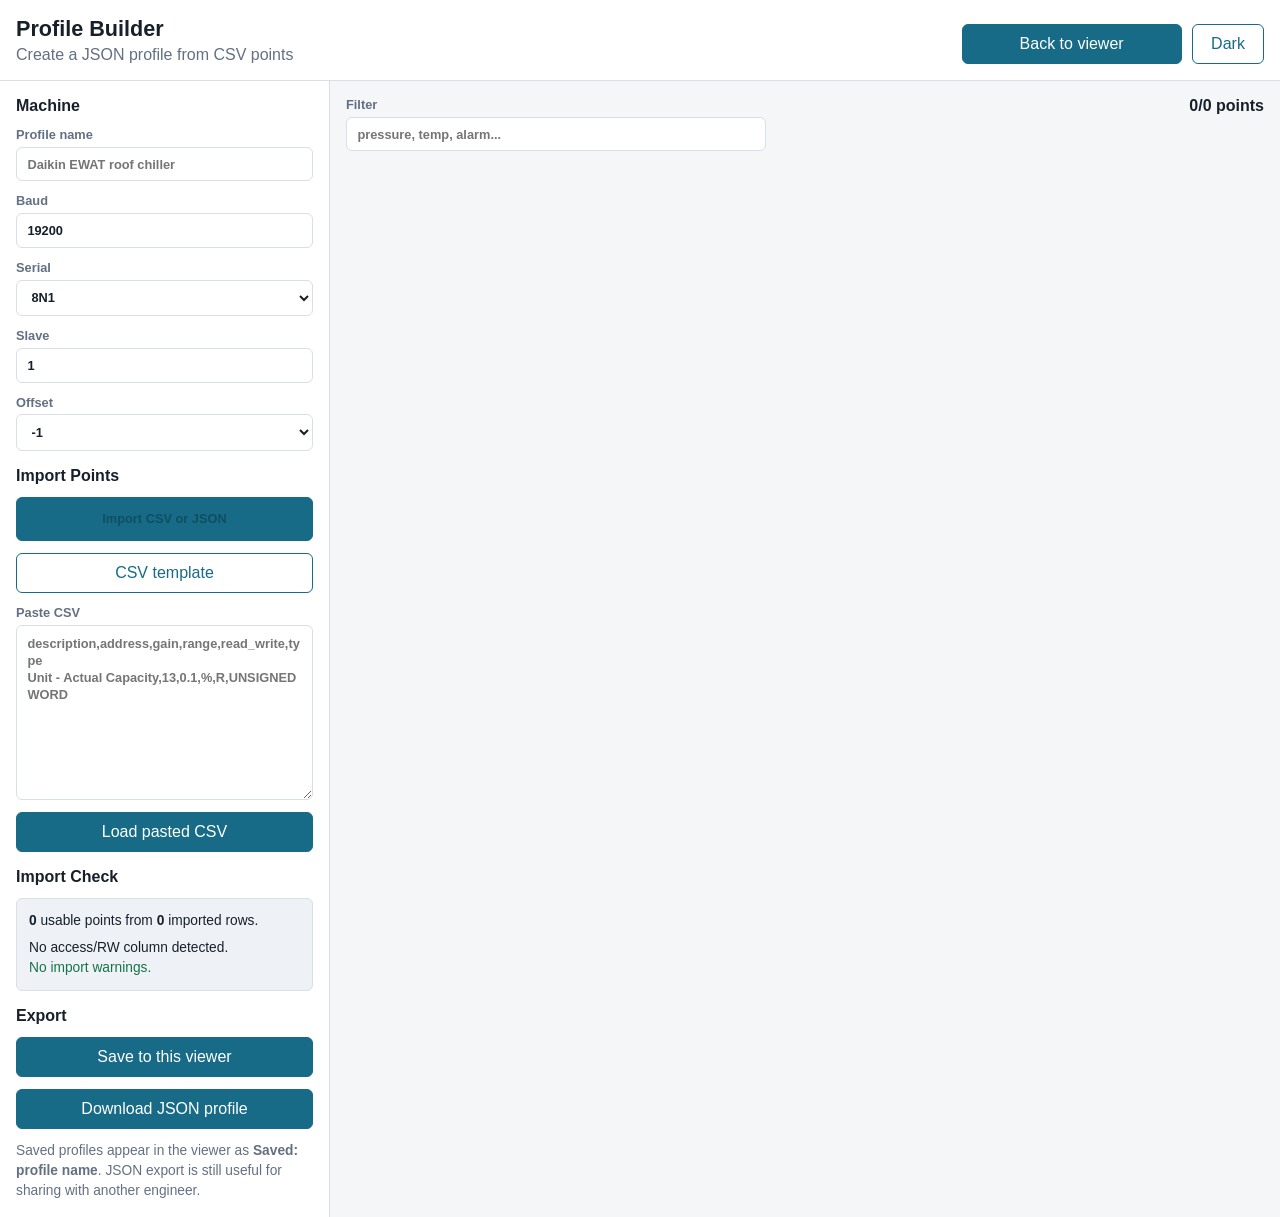
<file: profile-builder.html>
<!doctype html>
<html lang="en">
  <head>
    <meta charset="utf-8" />
    <meta name="viewport" content="width=device-width, initial-scale=1" />
    <title>Profile Builder</title>
    <link rel="stylesheet" href="styles.css?v=20260617-w3000-serial" />
  </head>
  <body>
    <main class="builder-shell">
      <section class="toolbar" aria-label="Profile builder heading">
        <div class="brand">
          <h1>Profile Builder</h1>
          <p id="builderSummary">Create a JSON profile from CSV points</p>
        </div>
        <div class="controls builder-controls">
          <a class="button-link" href="index.html">Back to viewer</a>
          <button id="themeToggle" type="button" class="secondary theme-button">Dark</button>
        </div>
      </section>

      <section class="builder-layout">
        <aside class="side-panel" aria-label="Profile inputs">
          <div class="panel-block">
            <h2>Machine</h2>
            <label>Profile name <input id="profileNameInput" placeholder="Daikin EWAT roof chiller" /></label>
            <label>Baud <input id="baudRate" type="number" min="1200" step="1200" value="19200" /></label>
            <label>Serial
              <select id="serialFormat">
                <option value="8N1">8N1</option>
                <option value="8N2">8N2</option>
                <option value="8E1">8E1</option>
                <option value="8O1">8O1</option>
              </select>
            </label>
            <label>Slave <input id="slaveId" type="number" min="1" max="247" value="1" /></label>
            <label>Offset
              <select id="addressOffset">
                <option value="-1">-1</option>
                <option value="0">0</option>
              </select>
            </label>
          </div>

          <div class="panel-block">
            <h2>Import Points</h2>
            <label class="file-button">
              Import CSV or JSON
              <input id="profileFileInput" type="file" accept=".csv,.json,application/json,text/csv" />
            </label>
            <button id="downloadTemplateBtn" type="button" class="secondary">CSV template</button>
            <label>Paste CSV
              <textarea id="pasteCsvInput" rows="9" placeholder="description,address,gain,range,read_write,type&#10;Unit - Actual Capacity,13,0.1,%,R,UNSIGNED WORD"></textarea>
            </label>
            <button id="loadPastedCsvBtn" type="button">Load pasted CSV</button>
          </div>

          <div class="panel-block">
            <h2>Import Check</h2>
            <div id="importReport" class="import-report">No import yet.</div>
          </div>

          <div class="panel-block">
            <h2>Export</h2>
            <button id="saveLocalProfileBtn" type="button">Save to this viewer</button>
            <button id="exportProfileBtn" type="button">Download JSON profile</button>
            <p class="hint">Saved profiles appear in the viewer as <strong>Saved: profile name</strong>. JSON export is still useful for sharing with another engineer.</p>
          </div>
        </aside>

        <section class="values-panel" aria-label="Profile preview">
          <div class="table-tools">
            <label>
              Filter
              <input id="previewFilterInput" placeholder="pressure, temp, alarm..." />
            </label>
            <strong id="previewCount">0 points</strong>
          </div>
          <div id="previewGroups" class="groups"></div>
        </section>
      </section>
    </main>

    <template id="groupTemplate">
      <section class="value-group">
        <h2></h2>
        <div class="value-grid"></div>
      </section>
    </template>

    <template id="valueTemplate">
      <article class="value-card">
        <div>
          <h3></h3>
          <p class="meta"></p>
        </div>
      </article>
    </template>

    <script src="profile-builder.js?v=20260617-w3000-serial"></script>
  </body>
</html>
</file>
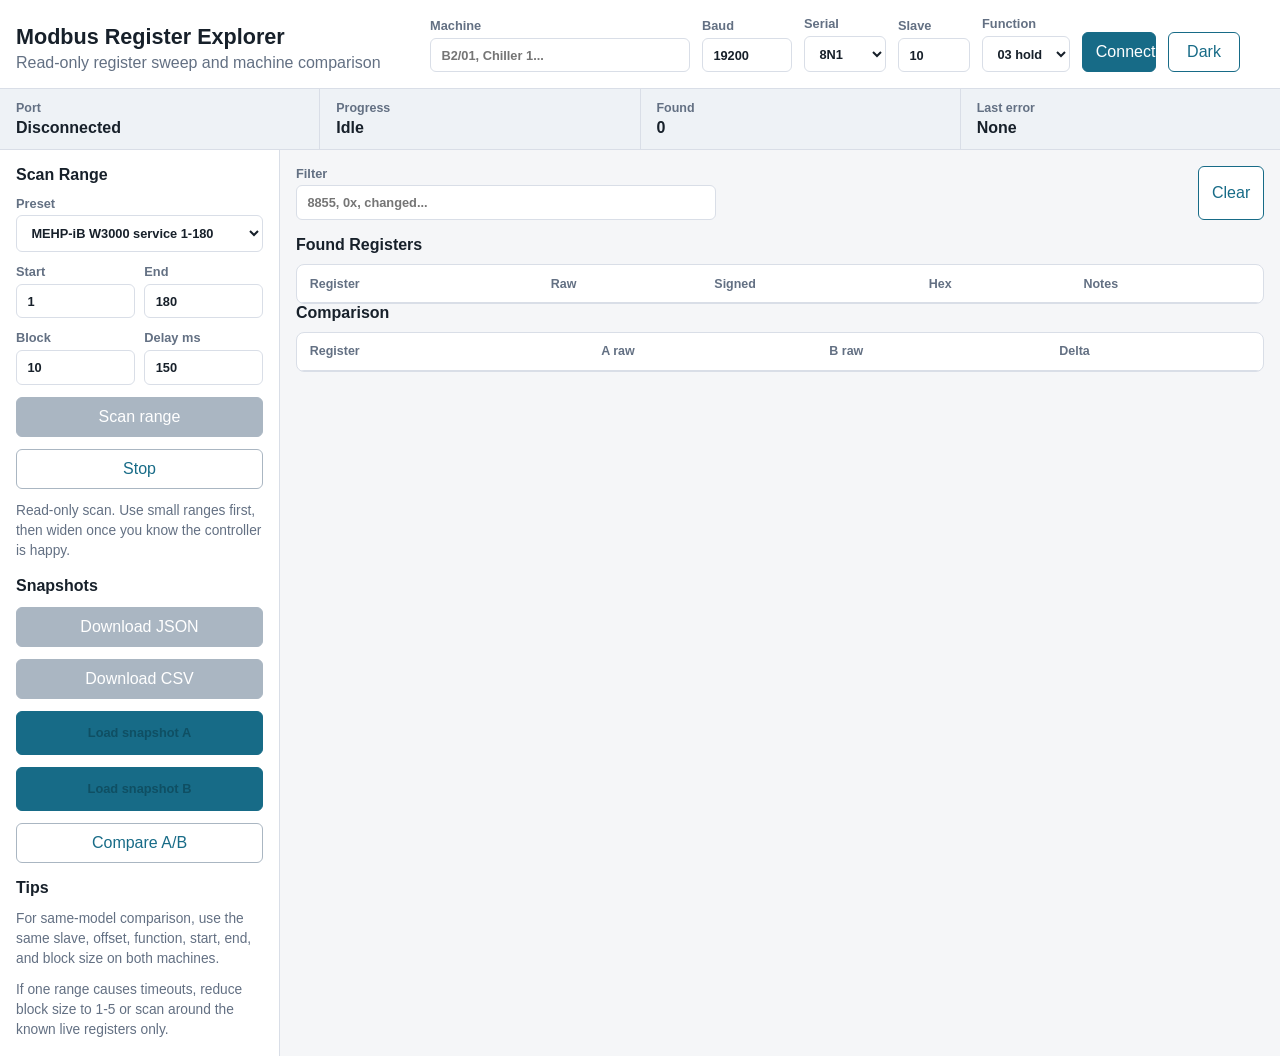
<file: register-explorer.html>
<!doctype html>
<html lang="en">
  <head>
    <meta charset="utf-8" />
    <meta name="viewport" content="width=device-width, initial-scale=1" />
    <title>Modbus Register Explorer</title>
    <link rel="stylesheet" href="styles.css?v=20260617-w3000-serial" />
  </head>
  <body>
    <main class="app-shell explorer-shell">
      <section class="toolbar" aria-label="Register explorer controls">
        <div class="brand">
          <h1>Modbus Register Explorer</h1>
          <p id="summary">Read-only register sweep and machine comparison</p>
        </div>
        <div class="controls explorer-controls">
          <label>
            Machine
            <input id="machineName" placeholder="B2/01, Chiller 1..." />
          </label>
          <label>
            Baud
            <input id="baudRate" type="number" min="1200" step="1200" value="19200" />
          </label>
          <label>
            Serial
            <select id="serialFormat">
              <option value="8N1">8N1</option>
              <option value="8N2">8N2</option>
              <option value="8E1">8E1</option>
              <option value="8O1">8O1</option>
            </select>
          </label>
          <label>
            Slave
            <input id="slaveId" type="number" min="1" max="247" value="10" />
          </label>
          <label>
            Function
            <select id="functionCode">
              <option value="03">03 holding</option>
              <option value="04">04 input</option>
            </select>
          </label>
          <button id="connectBtn" type="button">Connect</button>
          <button id="themeToggle" type="button" class="secondary theme-button">Dark</button>
        </div>
      </section>

      <section class="status-strip" aria-label="Explorer status">
        <div><span>Port</span><strong id="portState">Disconnected</strong></div>
        <div><span>Progress</span><strong id="progressState">Idle</strong></div>
        <div><span>Found</span><strong id="foundCount">0</strong></div>
        <div><span>Last error</span><strong id="lastError">None</strong></div>
      </section>

      <section class="workspace">
        <aside class="side-panel" aria-label="Scan tools">
          <div class="panel-block">
            <h2>Scan Range</h2>
            <label>
              Preset
              <select id="preset">
                <option value="w3000-service">MEHP-iB W3000 service 1-180</option>
                <option value="w3000-compressors">MEHP-iB W3000 compressor 40-130</option>
                <option value="w3000-alarms">MEHP-iB W3000 alarms 140-180, 345-354 separately</option>
                <option value="t3c-live">KTK T3C live area 8700-8950</option>
                <option value="t3c-condenser">KTK T3C condenser 9300-9320</option>
                <option value="mcx-live">MCX common live 16000-22000</option>
                <option value="custom">Custom</option>
              </select>
            </label>
            <div class="button-row">
              <label>Start <input id="startRegister" type="number" min="0" max="65535" value="8700" /></label>
              <label>End <input id="endRegister" type="number" min="0" max="65535" value="8950" /></label>
            </div>
            <div class="button-row">
              <label>Block <input id="blockSize" type="number" min="1" max="60" value="10" /></label>
              <label>Delay ms <input id="delayMs" type="number" min="0" max="2000" step="50" value="150" /></label>
            </div>
            <button id="scanBtn" type="button" disabled>Scan range</button>
            <button id="stopBtn" type="button" class="secondary" disabled>Stop</button>
            <p class="hint">Read-only scan. Use small ranges first, then widen once you know the controller is happy.</p>
          </div>

          <div class="panel-block">
            <h2>Snapshots</h2>
            <button id="downloadJsonBtn" type="button" disabled>Download JSON</button>
            <button id="downloadCsvBtn" type="button" disabled>Download CSV</button>
            <label class="file-button">
              Load snapshot A
              <input id="snapshotA" type="file" accept=".json" hidden />
            </label>
            <label class="file-button">
              Load snapshot B
              <input id="snapshotB" type="file" accept=".json" hidden />
            </label>
            <button id="compareBtn" type="button" class="secondary" disabled>Compare A/B</button>
          </div>

          <div class="panel-block">
            <h2>Tips</h2>
            <p class="hint">For same-model comparison, use the same slave, offset, function, start, end, and block size on both machines.</p>
            <p class="hint">If one range causes timeouts, reduce block size to 1-5 or scan around the known live registers only.</p>
          </div>
        </aside>

        <section class="values-panel" aria-label="Register results">
          <div class="table-tools">
            <label>
              Filter
              <input id="filterInput" placeholder="8855, 0x, changed..." />
            </label>
            <button id="clearBtn" type="button" class="secondary">Clear</button>
          </div>

          <section class="value-group">
            <h2>Found Registers</h2>
            <div class="table-wrap">
              <table class="data-table">
                <thead>
                  <tr>
                    <th>Register</th>
                    <th>Raw</th>
                    <th>Signed</th>
                    <th>Hex</th>
                    <th>Notes</th>
                  </tr>
                </thead>
                <tbody id="resultsBody"></tbody>
              </table>
            </div>
          </section>

          <section class="value-group">
            <h2>Comparison</h2>
            <div class="table-wrap">
              <table class="data-table">
                <thead>
                  <tr>
                    <th>Register</th>
                    <th>A raw</th>
                    <th>B raw</th>
                    <th>Delta</th>
                  </tr>
                </thead>
                <tbody id="compareBody"></tbody>
              </table>
            </div>
          </section>
        </section>
      </section>
    </main>

    <script src="register-explorer.js?v=20260617-w3000-serial"></script>
  </body>
</html>
</file>
<file: styles.css>
:root {
  --bg: #f5f6f8;
  --panel: #ffffff;
  --field: #ffffff;
  --status: #eef2f6;
  --card: #ffffff;
  --ink: #17202a;
  --muted: #637083;
  --line: #d9dee7;
  --accent: #176b87;
  --accent-strong: #0f4f63;
  --ok: #157347;
  --warn: #a35f00;
  --bad: #b42318;
  font-family: "Segoe UI", Arial, sans-serif;
}

:root[data-theme="dark"] {
  --bg: #101418;
  --panel: #171d23;
  --field: #202832;
  --status: #1d2630;
  --card: #151b21;
  --ink: #eef3f7;
  --muted: #a7b4c2;
  --line: #303b47;
  --accent: #2d88a8;
  --accent-strong: #67c6e8;
  --ok: #46c27a;
  --warn: #e2a546;
  --bad: #ff6b61;
}

* {
  box-sizing: border-box;
}

body {
  margin: 0;
  background: var(--bg);
  color: var(--ink);
}

button,
input,
select,
textarea {
  font: inherit;
}

button,
.file-button {
  border: 1px solid var(--accent);
  background: var(--accent);
  color: #fff;
  border-radius: 6px;
  padding: 0.62rem 0.8rem;
  cursor: pointer;
  min-height: 40px;
}

a.button-link {
  display: block;
  border: 1px solid var(--accent);
  background: var(--accent);
  color: #fff;
  border-radius: 6px;
  padding: 0.62rem 0.8rem;
  min-height: 40px;
  text-align: center;
  text-decoration: none;
}

button:disabled {
  background: #aab6c2;
  border-color: #aab6c2;
  cursor: not-allowed;
}

button.secondary {
  background: var(--field);
  color: var(--accent);
}

.theme-button {
  min-width: 72px;
}

input,
select,
textarea {
  width: 100%;
  border: 1px solid var(--line);
  border-radius: 6px;
  padding: 0.55rem 0.65rem;
  background: var(--field);
  color: var(--ink);
}

textarea {
  resize: vertical;
  min-height: 120px;
  line-height: 1.35;
}

label {
  display: grid;
  gap: 0.3rem;
  color: var(--muted);
  font-size: 0.8rem;
  font-weight: 600;
}

.app-shell {
  min-height: 100vh;
  display: grid;
  grid-template-rows: auto auto 1fr;
}

.toolbar {
  display: flex;
  gap: 1rem;
  align-items: end;
  justify-content: space-between;
  padding: 1rem;
  background: var(--panel);
  border-bottom: 1px solid var(--line);
}

.brand h1 {
  margin: 0;
  font-size: 1.35rem;
}

.brand p {
  margin: 0.25rem 0 0;
  color: var(--muted);
}

.controls {
  display: grid;
  grid-template-columns: minmax(180px, 260px) 90px 82px 72px 88px 74px auto auto auto;
  gap: 0.65rem;
  align-items: end;
}

.status-strip {
  display: grid;
  grid-template-columns: repeat(4, minmax(0, 1fr));
  gap: 1px;
  background: var(--line);
  border-bottom: 1px solid var(--line);
}

.status-strip div {
  background: var(--status);
  padding: 0.75rem 1rem;
}

.status-strip span {
  display: block;
  color: var(--muted);
  font-size: 0.78rem;
  font-weight: 600;
}

.status-strip strong {
  display: block;
  margin-top: 0.2rem;
  font-size: 1rem;
}

.workspace {
  display: grid;
  grid-template-columns: 310px 1fr;
  min-height: 0;
}

.builder-shell {
  min-height: 100vh;
  display: grid;
  grid-template-rows: auto 1fr;
}

.builder-layout {
  display: grid;
  grid-template-columns: 330px 1fr;
  min-height: 0;
}

.builder-controls {
  grid-template-columns: minmax(160px, 220px) auto;
}

.side-panel {
  border-right: 1px solid var(--line);
  background: var(--panel);
  padding: 1rem;
  display: grid;
  align-content: start;
  gap: 1rem;
  overflow: auto;
}

.panel-block {
  display: grid;
  gap: 0.75rem;
}

.panel-block h2,
.value-group h2 {
  margin: 0;
  font-size: 1rem;
}

.button-row {
  display: grid;
  grid-template-columns: 1fr 1fr;
  gap: 0.6rem;
}

.file-button {
  text-align: center;
  position: relative;
}

.file-button input {
  position: absolute;
  inset: 0;
  opacity: 0;
  cursor: pointer;
}

.hint {
  margin: 0;
  color: var(--muted);
  line-height: 1.45;
  font-size: 0.86rem;
}

.import-report {
  border: 1px solid var(--line);
  border-radius: 6px;
  background: var(--status);
  padding: 0.75rem;
  color: var(--ink);
  line-height: 1.45;
  font-size: 0.86rem;
}

.import-report p {
  margin: 0 0 0.45rem;
}

.import-report p:last-child {
  margin-bottom: 0;
}

.import-report code {
  color: var(--accent-strong);
}

.warning-list {
  margin: 0.4rem 0 0;
  padding-left: 1.1rem;
  color: var(--warn);
}

.ok-line {
  color: var(--ok);
}

.point-picker {
  border-top: 1px solid var(--line);
  padding-top: 1rem;
}

.point-checklist {
  display: grid;
  gap: 0.35rem;
  max-height: 340px;
  overflow: auto;
  padding-right: 0.25rem;
}

.point-option {
  display: grid;
  grid-template-columns: 18px 1fr;
  gap: 0.5rem;
  align-items: start;
  border: 1px solid var(--line);
  border-radius: 6px;
  padding: 0.45rem;
  background: var(--field);
  color: var(--ink);
  font-size: 0.82rem;
  font-weight: 600;
}

.point-option input {
  width: auto;
  margin-top: 0.15rem;
}

.point-option span {
  min-width: 0;
}

.point-option small {
  display: block;
  margin-top: 0.15rem;
  color: var(--muted);
  font-size: 0.72rem;
  font-weight: 500;
  line-height: 1.25;
}

.values-panel {
  min-width: 0;
  padding: 1rem;
  overflow: auto;
}

.table-tools {
  display: grid;
  grid-template-columns: minmax(220px, 420px) auto;
  justify-content: space-between;
  gap: 1rem;
  margin-bottom: 1rem;
}

.button-link.secondary-link {
  margin-top: 0.65rem;
  background: transparent;
  border: 1px solid var(--accent);
  color: var(--accent-strong);
}

.explorer-shell .workspace {
  grid-template-columns: 280px 1fr;
}

.explorer-controls {
  display: grid;
  gap: 0.75rem;
}

.scan-presets {
  display: grid;
  gap: 0.75rem;
}

.explorer-actions {
  display: grid;
  grid-template-columns: 1fr 1fr;
  gap: 0.65rem;
}

.explorer-actions .wide,
.snapshot-actions .wide {
  grid-column: 1 / -1;
}

.snapshot-actions {
  display: grid;
  gap: 0.65rem;
}

.file-button {
  display: inline-flex;
  justify-content: center;
  align-items: center;
  min-height: 44px;
  border: 1px solid var(--accent);
  border-radius: 6px;
  color: var(--accent-strong);
  cursor: pointer;
  font-weight: 600;
}

.file-button input {
  display: none;
}

.table-wrap {
  overflow: auto;
  border: 1px solid var(--line);
  border-radius: 8px;
  background: var(--card);
}

.data-table {
  width: 100%;
  min-width: 720px;
  border-collapse: collapse;
}

.data-table th,
.data-table td {
  padding: 0.7rem 0.8rem;
  border-bottom: 1px solid var(--line);
  text-align: left;
  vertical-align: top;
}

.data-table th {
  color: var(--muted);
  font-size: 0.78rem;
}

.data-table td {
  font-size: 0.88rem;
}

.data-table tbody tr:last-child td {
  border-bottom: 0;
}

.data-table .numeric {
  font-variant-numeric: tabular-nums;
}

.compare-panel {
  margin-top: 1rem;
}

.groups {
  display: grid;
  gap: 1rem;
}

.value-group {
  display: grid;
  gap: 0.65rem;
}

.key-values {
  margin-bottom: 1.2rem;
}

.key-grid {
  display: grid;
  grid-template-columns: repeat(auto-fit, minmax(230px, 1fr));
  gap: 0.75rem;
}

.value-grid {
  display: grid;
  grid-template-columns: repeat(auto-fill, minmax(210px, 1fr));
  gap: 0.75rem;
}

.value-card {
  background: var(--card);
  border: 1px solid var(--line);
  border-radius: 8px;
  padding: 0.85rem;
  display: grid;
  grid-template-columns: 1fr auto;
  gap: 0.75rem;
  min-height: 88px;
}

.value-card.key-card {
  border-color: var(--accent);
  min-height: 112px;
  padding: 1rem;
}

.value-card h3 {
  margin: 0;
  font-size: 0.95rem;
}

.value-card.key-card h3 {
  font-size: 1rem;
}

.value-card .meta {
  margin: 0.3rem 0 0;
  color: var(--muted);
  font-size: 0.78rem;
  line-height: 1.35;
}

.value {
  align-self: center;
  color: var(--accent-strong);
  font-size: 1.25rem;
  white-space: nowrap;
}

.key-card .value {
  font-size: 1.65rem;
}

.value-card.error .value {
  color: var(--bad);
}

@media (max-width: 920px) {
  .toolbar {
    align-items: stretch;
    flex-direction: column;
  }

  .controls,
  .workspace,
  .explorer-shell .workspace,
  .builder-layout,
  .status-strip,
  .table-tools {
    grid-template-columns: 1fr;
  }

  .side-panel {
    border-right: 0;
    border-bottom: 1px solid var(--line);
  }
}
</file>
